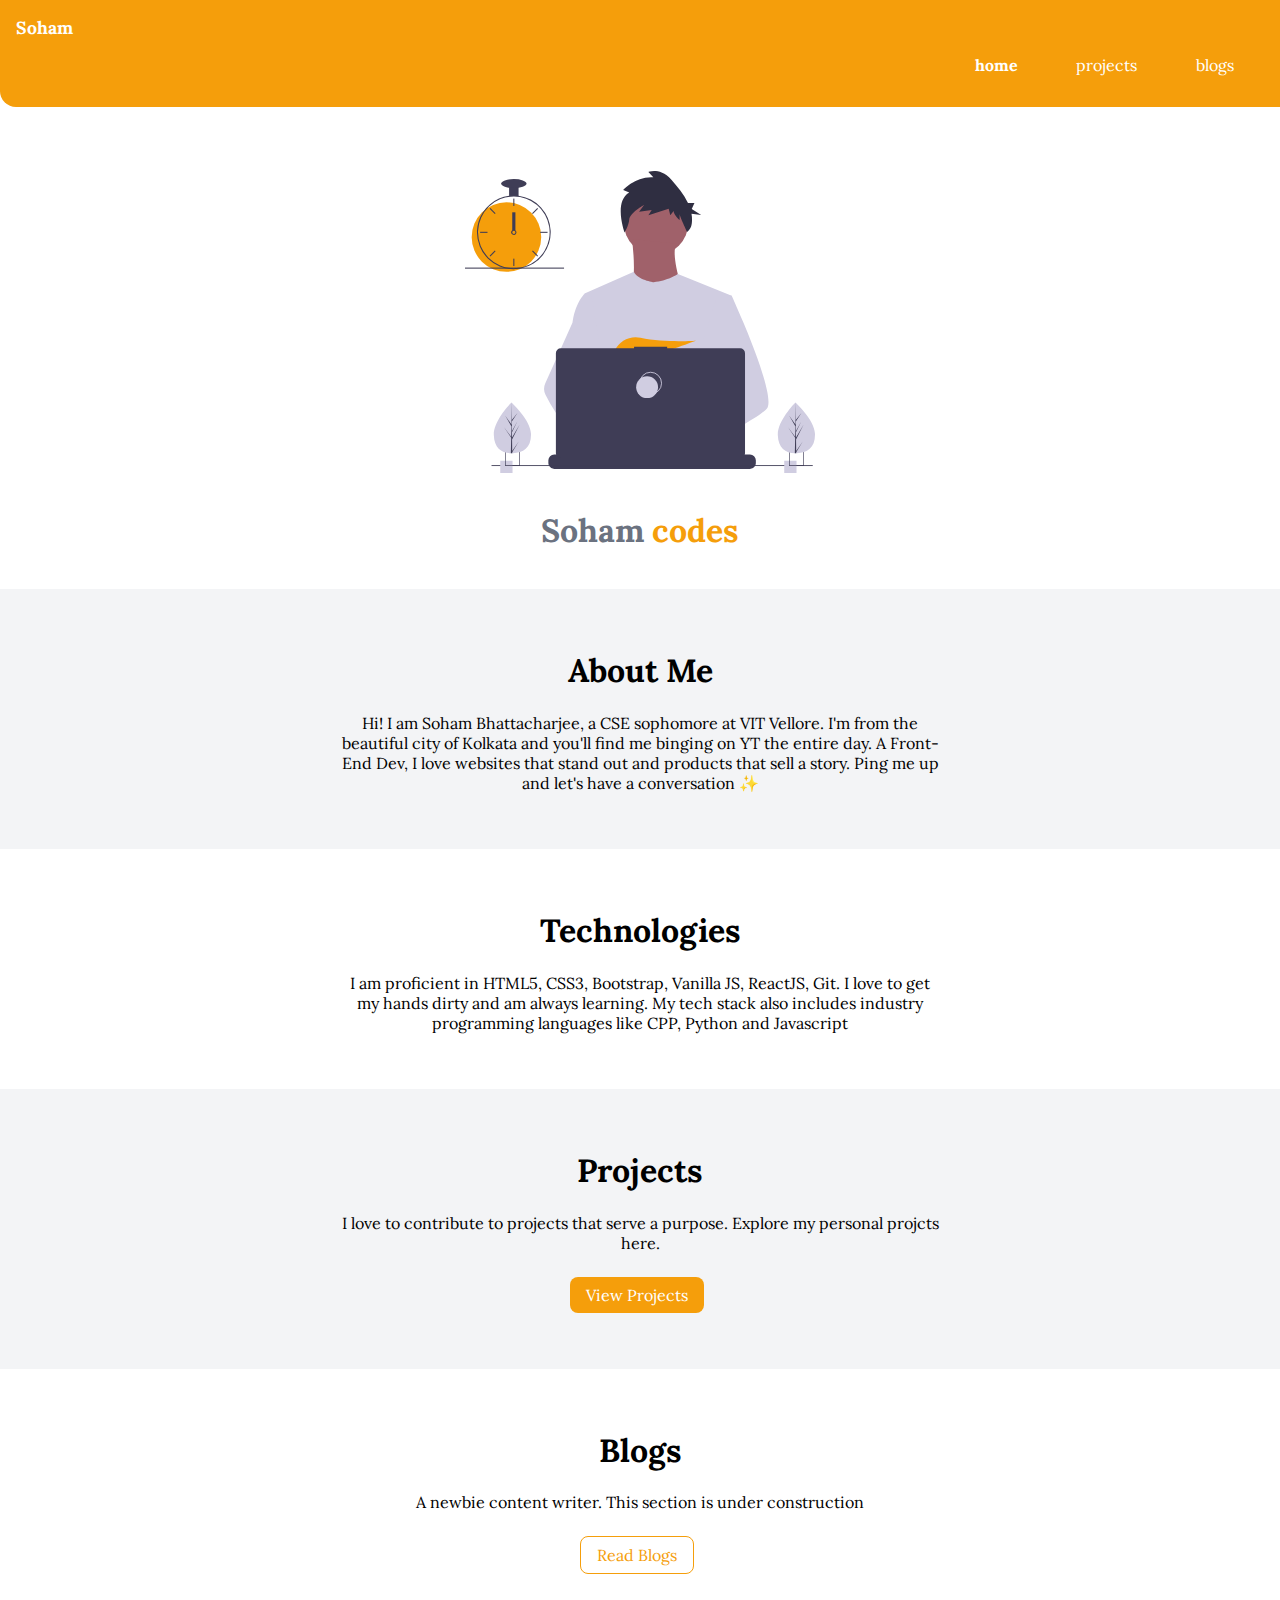
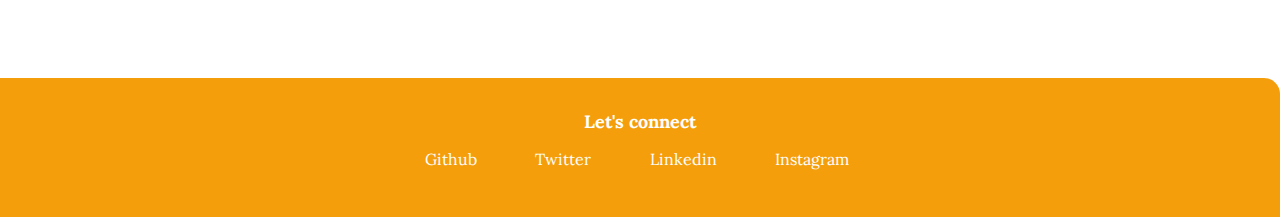
<file: index.html>
<!DOCTYPE html>
<html lang="en">

<head>
    <meta charset="UTF-8">
    <meta http-equiv="X-UA-Compatible" content="IE=edge">
    <meta name="viewport" content="width=device-width, initial-scale=1.0">
    <title>Home | Soham</title>
    <link href="styles.css" rel="stylesheet" />
</head>

<body>
    <nav class="navigation container">
        <div class="nav-brand">Soham</div>
        <ul class="list-non-bullet nav-pills">
            <li class="list-item-inline">
                <a class="link link-active" href="/">home</a>
            </li>
            <li class="list-item-inline">
                <a class="link" href="/projects.html">projects</a>
            </li>
            <li class="list-item-inline">
                <a class="link" href="/blogs.html">blogs</a>
            </li>
        </ul>
    </nav>

    <header class="hero">
        <img class="hero-img" src="images/hero-img-undraw.svg" />
        <h1 class="hero-heading">Soham <span class="heading-inverted">codes</span></h1>
    </header>

    <section class="section ow section-center">
        <div class="container container-center">
            <h1>About Me</h1>
            <p>Hi! I am Soham Bhattacharjee, a CSE sophomore at VIT Vellore. I'm from the beautiful city of Kolkata and you'll find me binging on YT the entire day. A Front-End Dev, I love websites that stand out and products that sell a story. Ping me up and let's have a conversation ✨  </p>
        </div>
    </section>

    <section class="section section-center">
        <div class="container container-center">
            <h1>Technologies</h1>
            <p>I am proficient in HTML5, CSS3, Bootstrap, Vanilla JS, ReactJS, Git. I love to get my hands dirty and am always learning. My tech stack also includes industry programming languages like CPP, Python and Javascript</p>
        </div>
    </section>

    <section class="section ow section-center">
        <div class="container container-center">
            <h1>Projects</h1>
            <p>I love to contribute to projects that serve a purpose. Explore my personal projcts here.</p>
            <a class="link link-primary" href="/projects.html">View Projects</a>
        </div>
    </section>

    <section class="section section-center">
        <div class="container container-center">
            <h1>Blogs</h1>
            <p>A newbie content writer. This section is under construction</p>
                <a class="link link-secondary" href="/blogs.html">Read Blogs</a>
        </div>
    </section>

    <footer class="footer">
        <div class="footer-header">Let's connect</div>
        <ul class="social-links list-non-bullet">
            <li class="list-item-inline"><a class="link" href="https://github.com/thunderfreak" target="_blank" rel="noopener noreferrer">Github</a></li>
            <li class="list-item-inline"><a class="link" href="https://twitter.com/thunderfreak_s" target="_blank" rel="noopener noreferrer">Twitter</a></li>
            <li class="list-item-inline"><a class="link" href="https://www.linkedin.com/in/soham-bhattacharjee-2463561b5/" target="_blank" rel="noopener noreferrer">Linkedin</a></li>
            <li class="list-item-inline"><a class="link" href="https://www.instagram.com/mast._.aadmi/" target="_blank" rel="noopener noreferrer">Instagram</a></li>
        </ul>
    </footer>


</body>

</html>
</file>
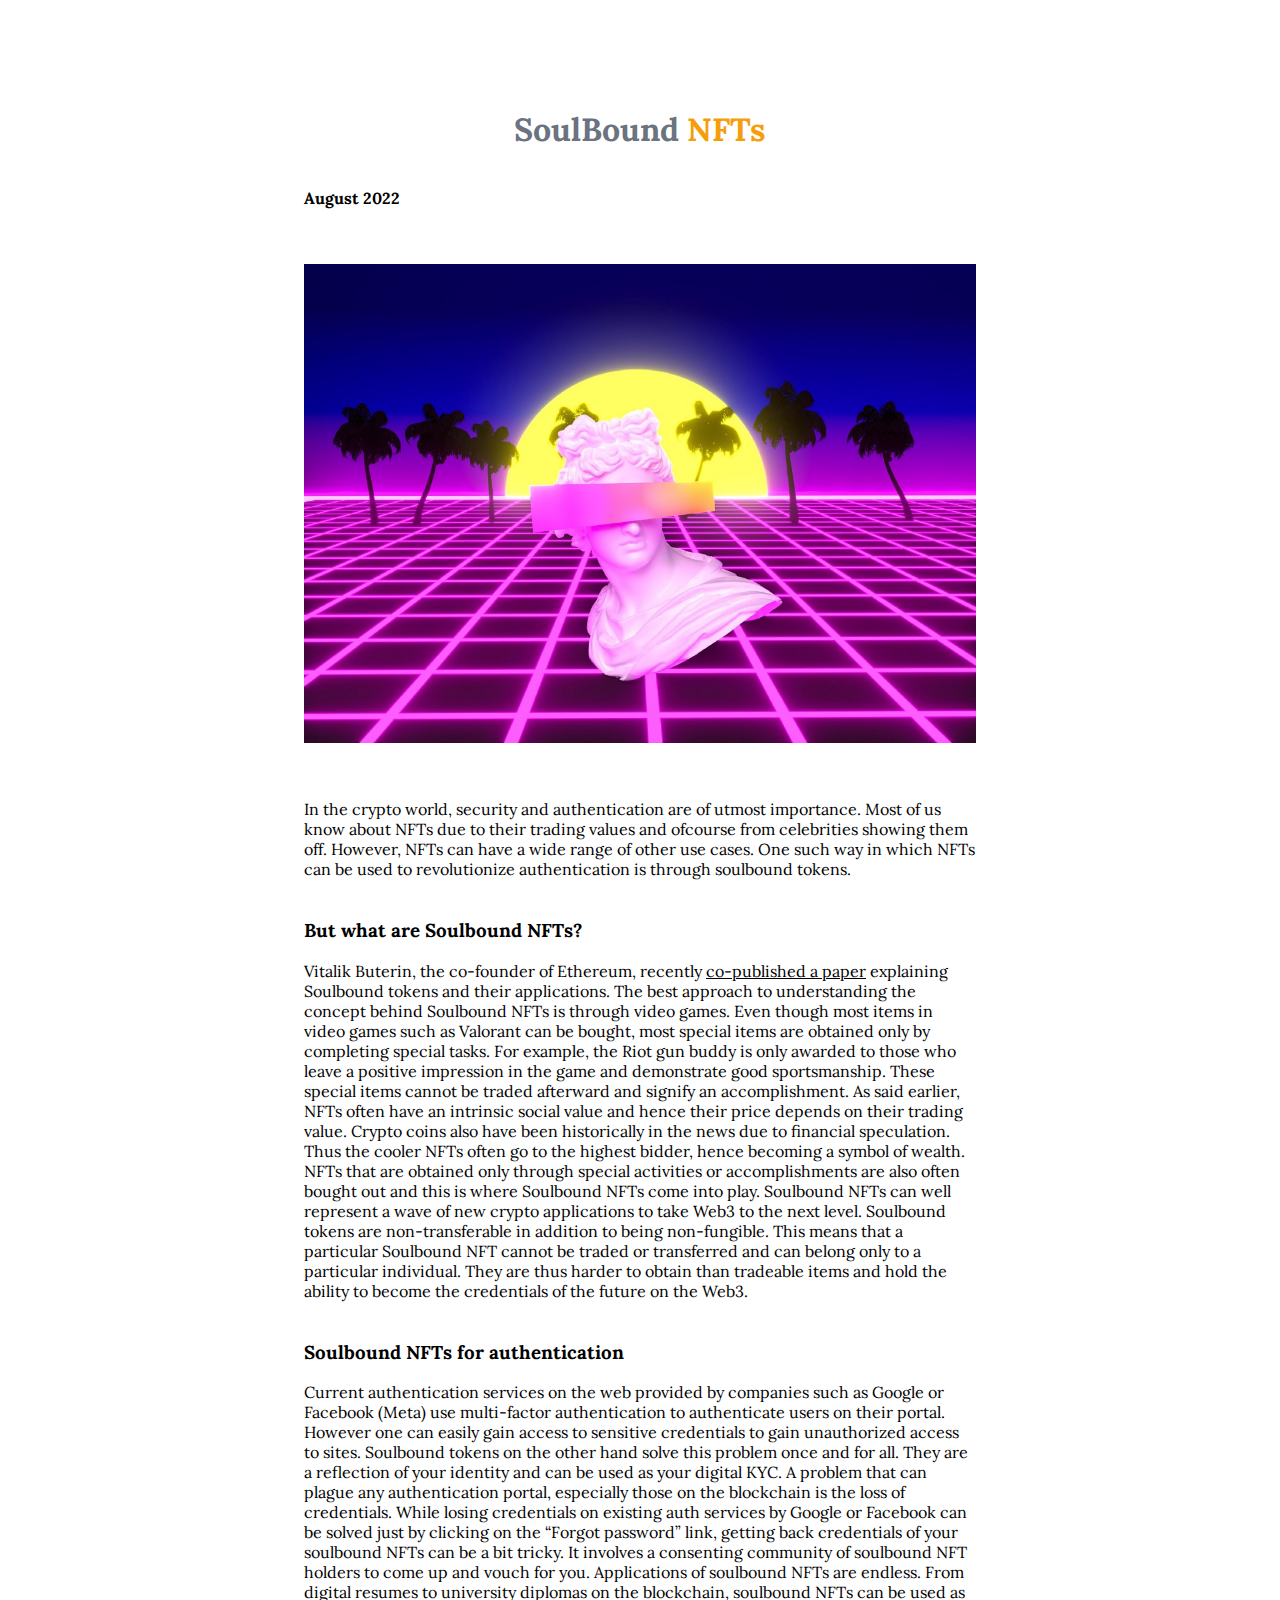
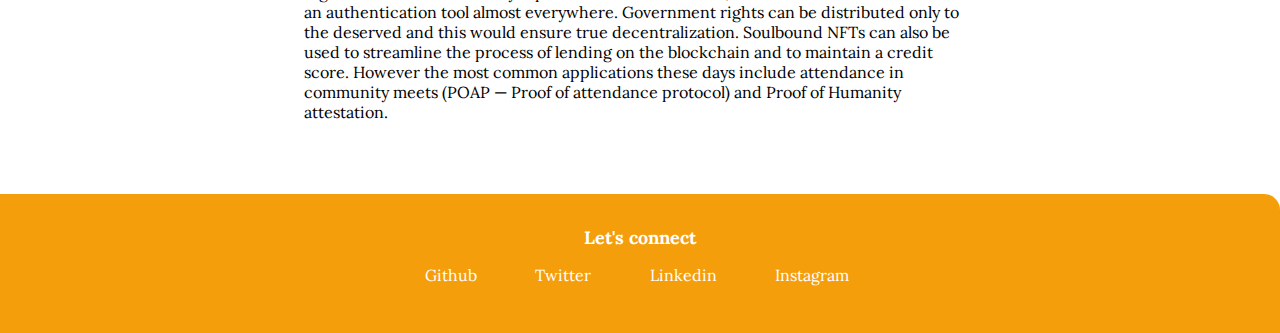
<file: blog1.html>
<!DOCTYPE html>
<html lang="en">
  <head>
    <meta charset="UTF-8" />
    <meta http-equiv="X-UA-Compatible" content="IE=edge" />
    <meta name="viewport" content="width=device-width, initial-scale=1.0" />
    <title>SoulBound NFTs</title>
    <link href="styles.css" rel="stylesheet" />
  </head>

  <body>
    <div class="container container-blog">
      <header class="hero">
        <h1 class="hero-heading">
          SoulBound
          <span class="heading-inverted"> NFTs</span>
        </h1>

        <p><strong>August 2022</strong></p>

        <img
          class="hero-img hero-blog"
          style="max-width: 700px"
          src="/images/nft.jpeg"
        />
      </header>

      <p>
        In the crypto world, security and authentication are of utmost
        importance. Most of us know about NFTs due to their trading values and
        ofcourse from celebrities showing them off. However, NFTs can have a
        wide range of other use cases. One such way in which NFTs can be used to
        revolutionize authentication is through soulbound tokens. <br><br><h3>But what are
            Soulbound NFTs?</h3> Vitalik Buterin, the co-founder of Ethereum, recently
        <a style ="font-style: none; color: black"href="https://vitalik.ca/general/2022/01/26/soulbound.html">co-published a paper</a> explaining Soulbound tokens and their applications.
        The best approach to understanding the concept behind Soulbound NFTs is
        through video games. Even though most items in video games such as
        Valorant can be bought, most special items are obtained only by
        completing special tasks. For example, the Riot gun buddy is only
        awarded to those who leave a positive impression in the game and
        demonstrate good sportsmanship. These special items cannot be traded
        afterward and signify an accomplishment. As said earlier, NFTs often
        have an intrinsic social value and hence their price depends on their
        trading value. Crypto coins also have been historically in the news due
        to financial speculation. Thus the cooler NFTs often go to the highest
        bidder, hence becoming a symbol of wealth. NFTs that are obtained only
        through special activities or accomplishments are also often bought out
        and this is where Soulbound NFTs come into play. Soulbound NFTs can well
        represent a wave of new crypto applications to take Web3 to the next
        level. Soulbound tokens are non-transferable in addition to being
        non-fungible. This means that a particular Soulbound NFT cannot be
        traded or transferred and can belong only to a particular individual.
        They are thus harder to obtain than tradeable items and hold the ability
        to become the credentials of the future on the Web3. <br><br> <h3>Soulbound NFTs for
            authentication</h3>  Current authentication services on the web provided by
        companies such as Google or Facebook (Meta) use multi-factor
        authentication to authenticate users on their portal. However one can
        easily gain access to sensitive credentials to gain unauthorized access
        to sites. Soulbound tokens on the other hand solve this problem once and
        for all. They are a reflection of your identity and can be used as your
        digital KYC. A problem that can plague any authentication portal,
        especially those on the blockchain is the loss of credentials. While
        losing credentials on existing auth services by Google or Facebook can
        be solved just by clicking on the “Forgot password” link, getting back
        credentials of your soulbound NFTs can be a bit tricky. It involves a
        consenting community of soulbound NFT holders to come up and vouch for
        you. Applications of soulbound NFTs are endless. From digital resumes to
        university diplomas on the blockchain, soulbound NFTs can be used as an
        authentication tool almost everywhere. Government rights can be
        distributed only to the deserved and this would ensure true
        decentralization. Soulbound NFTs can also be used to streamline the
        process of lending on the blockchain and to maintain a credit score.
        However the most common applications these days include attendance in
        community meets (POAP — Proof of attendance protocol) and Proof of
        Humanity attestation.
      </p>
    </div>

    <footer class="footer">
      <div class="footer-header">Let's connect</div>
      <ul class="social-links list-non-bullet">
        <li class="list-item-inline">
          <a
            class="link"
            href="https://github.com/thunderfreak"
            target="_blank"
            rel="noopener noreferrer"
            >Github</a
          >
        </li>
        <li class="list-item-inline">
          <a
            class="link"
            href="https://twitter.com/thunderfreak_s"
            target="_blank"
            rel="noopener noreferrer"
            >Twitter</a
          >
        </li>
        <li class="list-item-inline">
          <a
            class="link"
            href="https://www.linkedin.com/in/soham-bhattacharjee-2463561b5/"
            target="_blank"
            rel="noopener noreferrer"
            >Linkedin</a
          >
        </li>
        <li class="list-item-inline">
          <a
            class="link"
            href="https://www.instagram.com/mast._.aadmi/"
            target="_blank"
            rel="noopener noreferrer"
            >Instagram</a
          >
        </li>
      </ul>
    </footer>
  </body>
</html>
</file>
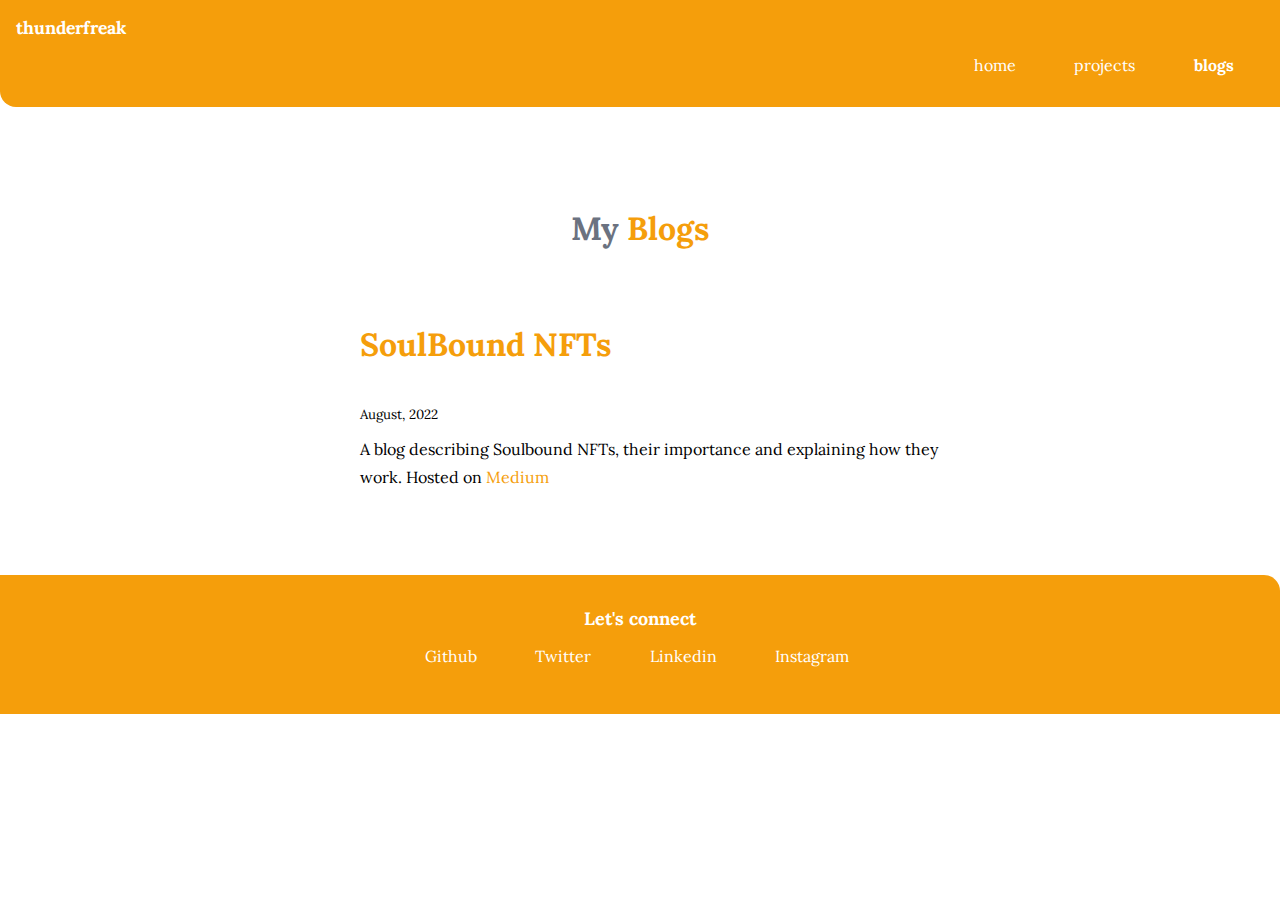
<file: blogs.html>
<!DOCTYPE html>
<html lang="en">

<head>
    <meta charset="UTF-8">
    <meta http-equiv="X-UA-Compatible" content="IE=edge">
    <meta name="viewport" content="width=device-width, initial-scale=1.0">
    <title>Blogs | thunderfreak</title>
    <link href="styles.css" rel="stylesheet"/>
</head>

<body>

    <nav class="navigation container">
        <div class="nav-brand">thunderfreak</div>
        <ul class="list-non-bullet nav-pills">
            <li class="list-item-inline">
                <a class="link" href="/">home</a>
            </li>
            <li class="list-item-inline">
                <a class="link" href="/projects.html">projects</a>
            </li>
            <li class="list-item-inline">
                <a class="link  link-active" href="/blogs.html">blogs</a>
            </li>
        </ul>
    </nav>

    <header class="hero">
        <h1 class="hero-heading">My
            <span class="heading-inverted">Blogs</span></h1>
    </header>

    <ul class="list-non-bullet">
        <li>
            <div class="container container-center">
                <h1><a class="link link-blog" target ="_blank" href="/blog1.html">SoulBound NFTs</a></h1>
                <small>August, 2022</small>
                <p>A blog describing Soulbound NFTs, their importance and explaining how they work. Hosted on <a href="https://medium.com/@thunderfreak/soulbound-nfts-and-how-they-work-fba91dea2c45" class="link link-blog" target ="_blank">Medium</a>
                </p>
            </div>
        </li>
    </ul>

    <!-- <ul class="list-non-bullet">
        <li>
            <div class="container container-center">
                <h1>Blog 2</h1>
                <small>November,2020</small>
                <p>Lorem ipsum, dolor sit amet consectetur adipisicing elit. Officiis maxime autem veritatis voluptatem ullam ratione, exercitationem commodi corrupti vero quia aut suscipit aperiam eum. Recusandae quaerat perferendis sunt quia explicabo!
                </p>
            </div>

        </li>
    </ul> -->

    <footer class="footer">
        <div class="footer-header">Let's connect</div>
        <ul class="social-links list-non-bullet">
            <li class="list-item-inline"><a class="link" href="https://github.com/thunderfreak" target="_blank" rel="noopener noreferrer">Github</a></li>
            <li class="list-item-inline"><a class="link" href="https://twitter.com/thunderfreak_s" target="_blank" rel="noopener noreferrer">Twitter</a></li>
            <li class="list-item-inline"><a class="link" href="https://www.linkedin.com/in/soham-bhattacharjee-2463561b5/" target="_blank" rel="noopener noreferrer">Linkedin</a></li>
            <li class="list-item-inline"><a class="link" href="https://www.instagram.com/mast._.aadmi/" target="_blank" rel="noopener noreferrer">Instagram</a></li>
        </ul>
    </footer>

</body>

</html>
</file>
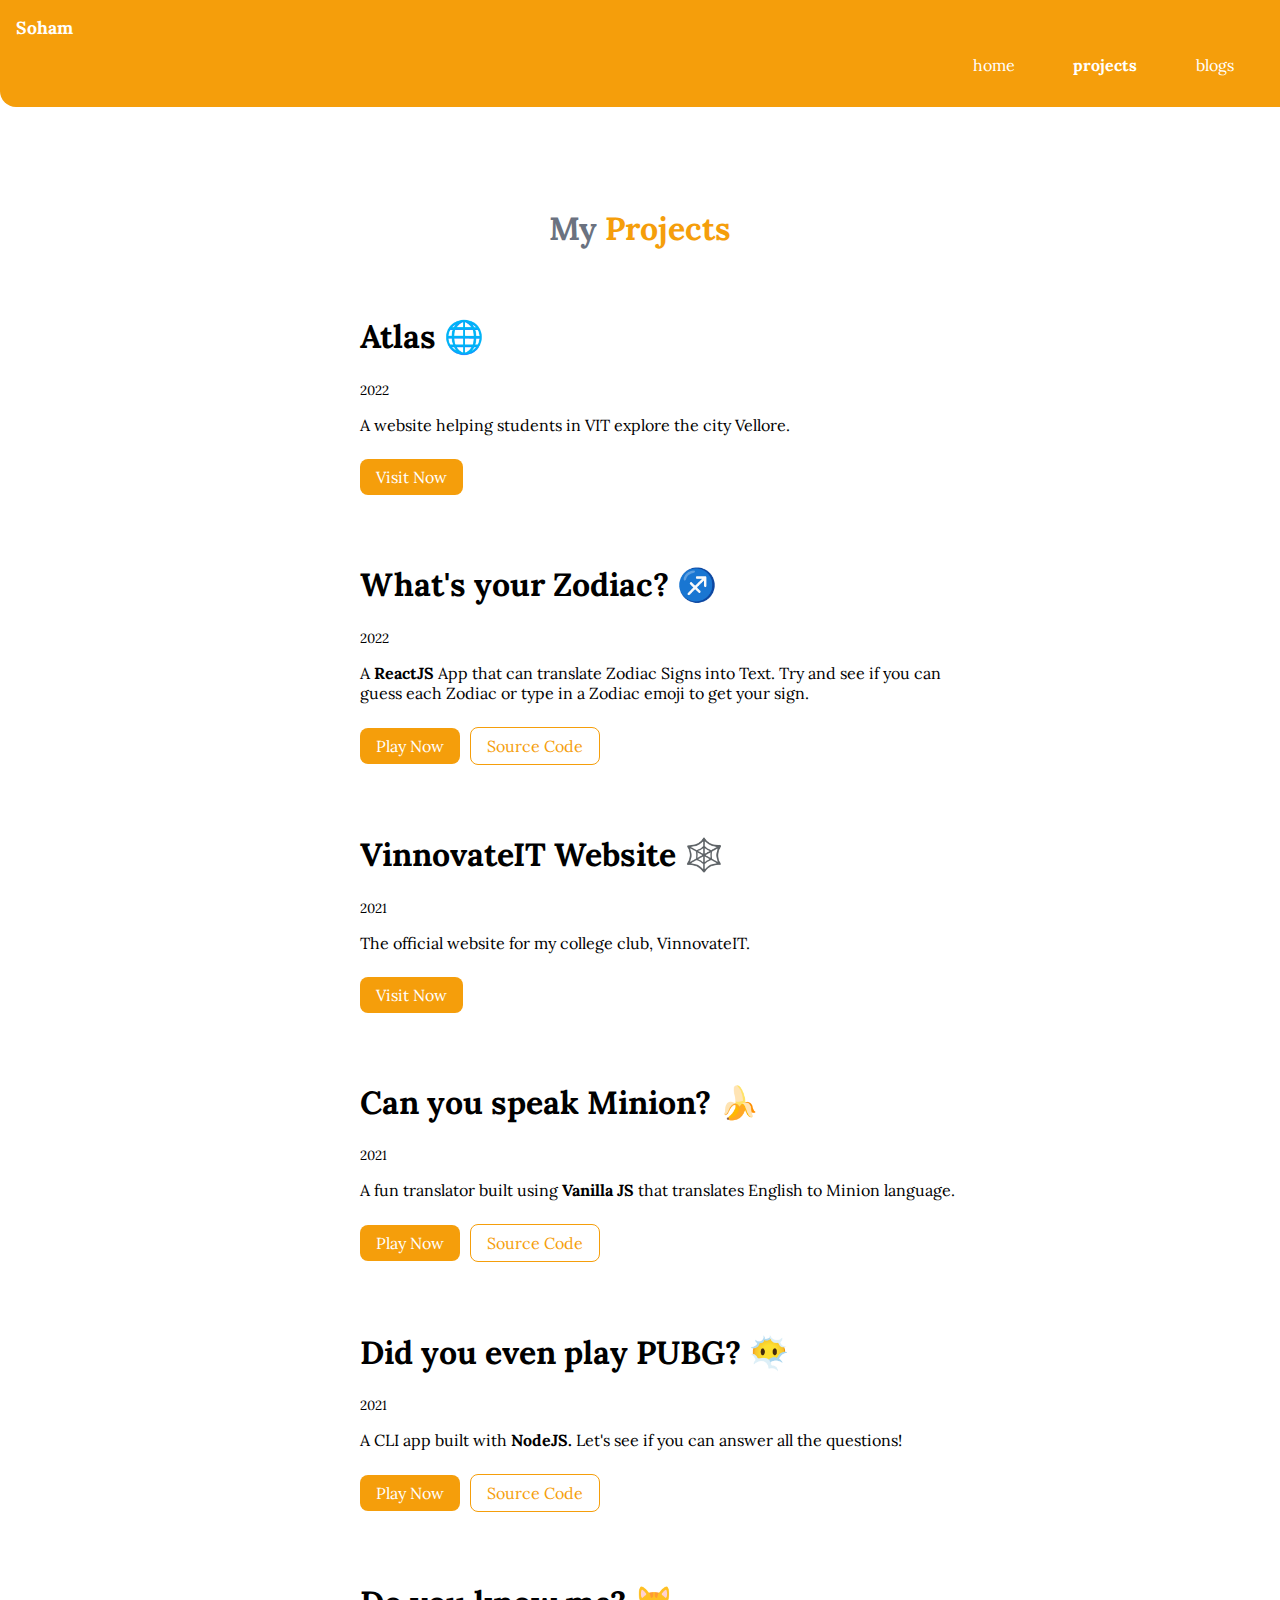
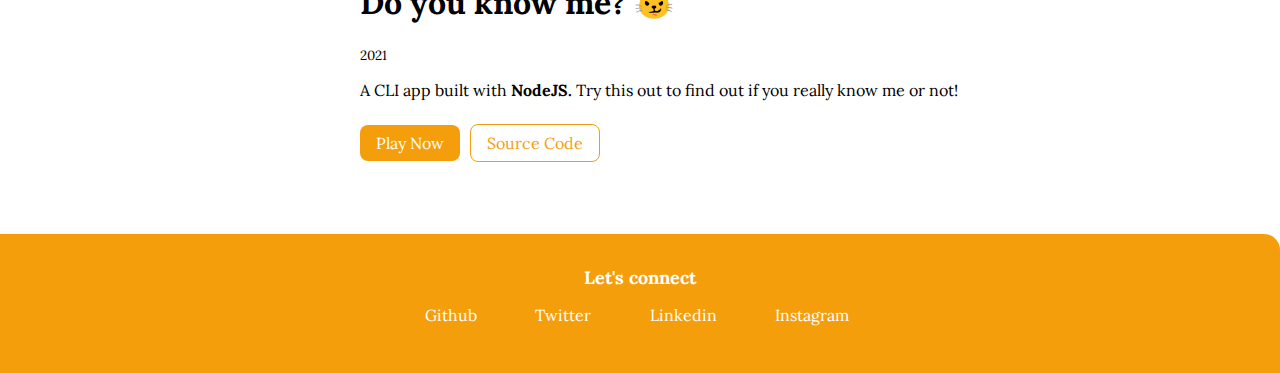
<file: projects.html>
<!DOCTYPE html>
<html lang="en">

<head>
    <meta charset="UTF-8">
    <meta http-equiv="X-UA-Compatible" content="IE=edge">
    <meta name="viewport" content="width=device-width, initial-scale=1.0">
    <title>Projects | Soham</title>
    <link href="styles.css" rel="stylesheet" />
</head>

<body>


    <nav class="navigation container">
        <div class="nav-brand">Soham</div>
        <ul class="list-non-bullet nav-pills">
            <li class="list-item-inline">
                <a class="link" href="/">home</a>
            </li>
            <li class="list-item-inline">
                <a class="link link-active" href="/projects.html">projects</a>
            </li>
            <li class="list-item-inline">
                <a class="link" href="/blogs.html">blogs</a>
            </li>
        </ul>
    </nav>

    <header class="hero">
        <h1 class="hero-heading">My
            <span class="heading-inverted">Projects</span>
        </h1>
    </header>
    <ul class="list-non-bullet">
        <li>
            <div class="container container-center">
                <h1>Atlas 🌐</h1>
                <small>2022</small>
                <p>A website helping students in VIT explore the city Vellore. 
                </p>

                <a class="link link-primary" href="https://atlas.vinnovateit.com/" target="_blank" rel="noopener noreferrer">Visit Now</a>
                <!-- <a class="link link-secondary" href="https://github.com/thunderfreak/zodiac-interpret" target="_blank" rel="noopener noreferrer">Source Code</a> -->
            </div>
        </li>
    </ul>
    <ul class="list-non-bullet">
        <li>
            <div class="container container-center">
                <h1>What's your Zodiac? ♐</h1>
                <small>2022</small>
                <p>A <strong>ReactJS</strong> App that can translate Zodiac Signs into Text. Try and see if you can guess each Zodiac or type in a Zodiac emoji to get your sign.
                </p>

                <a class="link link-primary" href="https://1pg0lw.csb.app/" target="_blank" rel="noopener noreferrer">Play Now</a>
                <a class="link link-secondary" href="https://github.com/thunderfreak/zodiac-interpret" target="_blank" rel="noopener noreferrer">Source Code</a>
            </div>
        </li>
    </ul>
    <ul class="list-non-bullet">
        <li>
            <div class="container container-center">
                <h1>VinnovateIT Website 🕸️</h1>
                <small>2021</small>
                <p>The official website for my college club, VinnovateIT. 
                </p>

                <a class="link link-primary" href="http://vinnovateit.com" target="_blank" rel="noopener noreferrer">Visit Now</a>
                <!-- <a class="link link-secondary" href="https://github.com/thunderfreak/zodiac-interpret" target="_blank" rel="noopener noreferrer">Source Code</a> -->
            </div>
        </li>
    </ul>
    <ul class="list-non-bullet">
        <li>
            <div class="container container-center">
                <h1>Can you speak Minion? 🍌</h1>
                <small>2021</small>
                <p>A fun translator built using <strong>Vanilla JS</strong> that translates English to Minion language.
                </p>

                <a class="link link-primary" href="https://speakminionlanguage.netlify.app/" target="_blank" rel="noopener noreferrer">Play Now</a>
                <a class="link link-secondary" href="https://github.com/thunderfreak/banana-speak" target="_blank" rel="noopener noreferrer">Source Code</a>
            </div>
        </li>
    </ul>
    <ul class="list-non-bullet">
        <li>
            <div class="container container-center">
                <h1>Did you even play PUBG? 😶‍🌫️</h1>
                <small>2021</small>
                <p>A CLI app built with <strong>NodeJS.</strong> Let's see if you can answer all the questions!
                </p>

                <a class="link link-primary" href="https://repl.it/@thunderfreak/PUBG-Quiz?embed=1&output=1" target="_blank" rel="noopener noreferrer">Play Now</a>
                <a class="link link-secondary" href="https://github.com/thunderfreak/PUBG-Quiz" target="_blank" rel="noopener noreferrer">Source Code</a>
            </div>
        </li>
    </ul>

    <ul class="list-non-bullet">
        <li>
            <div class="container container-center">
                <h1>Do you know me? 😼</h1>
                <small>2021</small>
                <p>A CLI app built with <strong>NodeJS.</strong> Try this out to find out if you really know me or not!
                </p>

                <a class="link link-primary" href="https://replit.com/@thunderfreak/Do-you-know-me?embed=1&output=1" target="_blank" rel="noopener noreferrer">Play Now</a>
                <a class="link link-secondary" href="https://github.com/thunderfreak/-Do-you-know-me-" target="_blank" rel="noopener noreferrer">Source Code</a>
            </div>

        </li>
    </ul>

    <footer class="footer">
        <div class="footer-header">Let's connect</div>
        <ul class="social-links list-non-bullet">
            <li class="list-item-inline"><a class="link" href="https://github.com/thunderfreak" target="_blank" rel="noopener noreferrer">Github</a></li>
            <li class="list-item-inline"><a class="link" href="https://twitter.com/thunderfreak_s" target="_blank" rel="noopener noreferrer">Twitter</a></li>
            <li class="list-item-inline"><a class="link" href="https://www.linkedin.com/in/soham-bhattacharjee-2463561b5/" target="_blank" rel="noopener noreferrer">Linkedin</a></li>
            <li class="list-item-inline"><a class="link" href="https://www.instagram.com/mast._.aadmi/" target="_blank" rel="noopener noreferrer">Instagram</a></li>
        </ul>
    </footer>


</body>

</html>
</file>
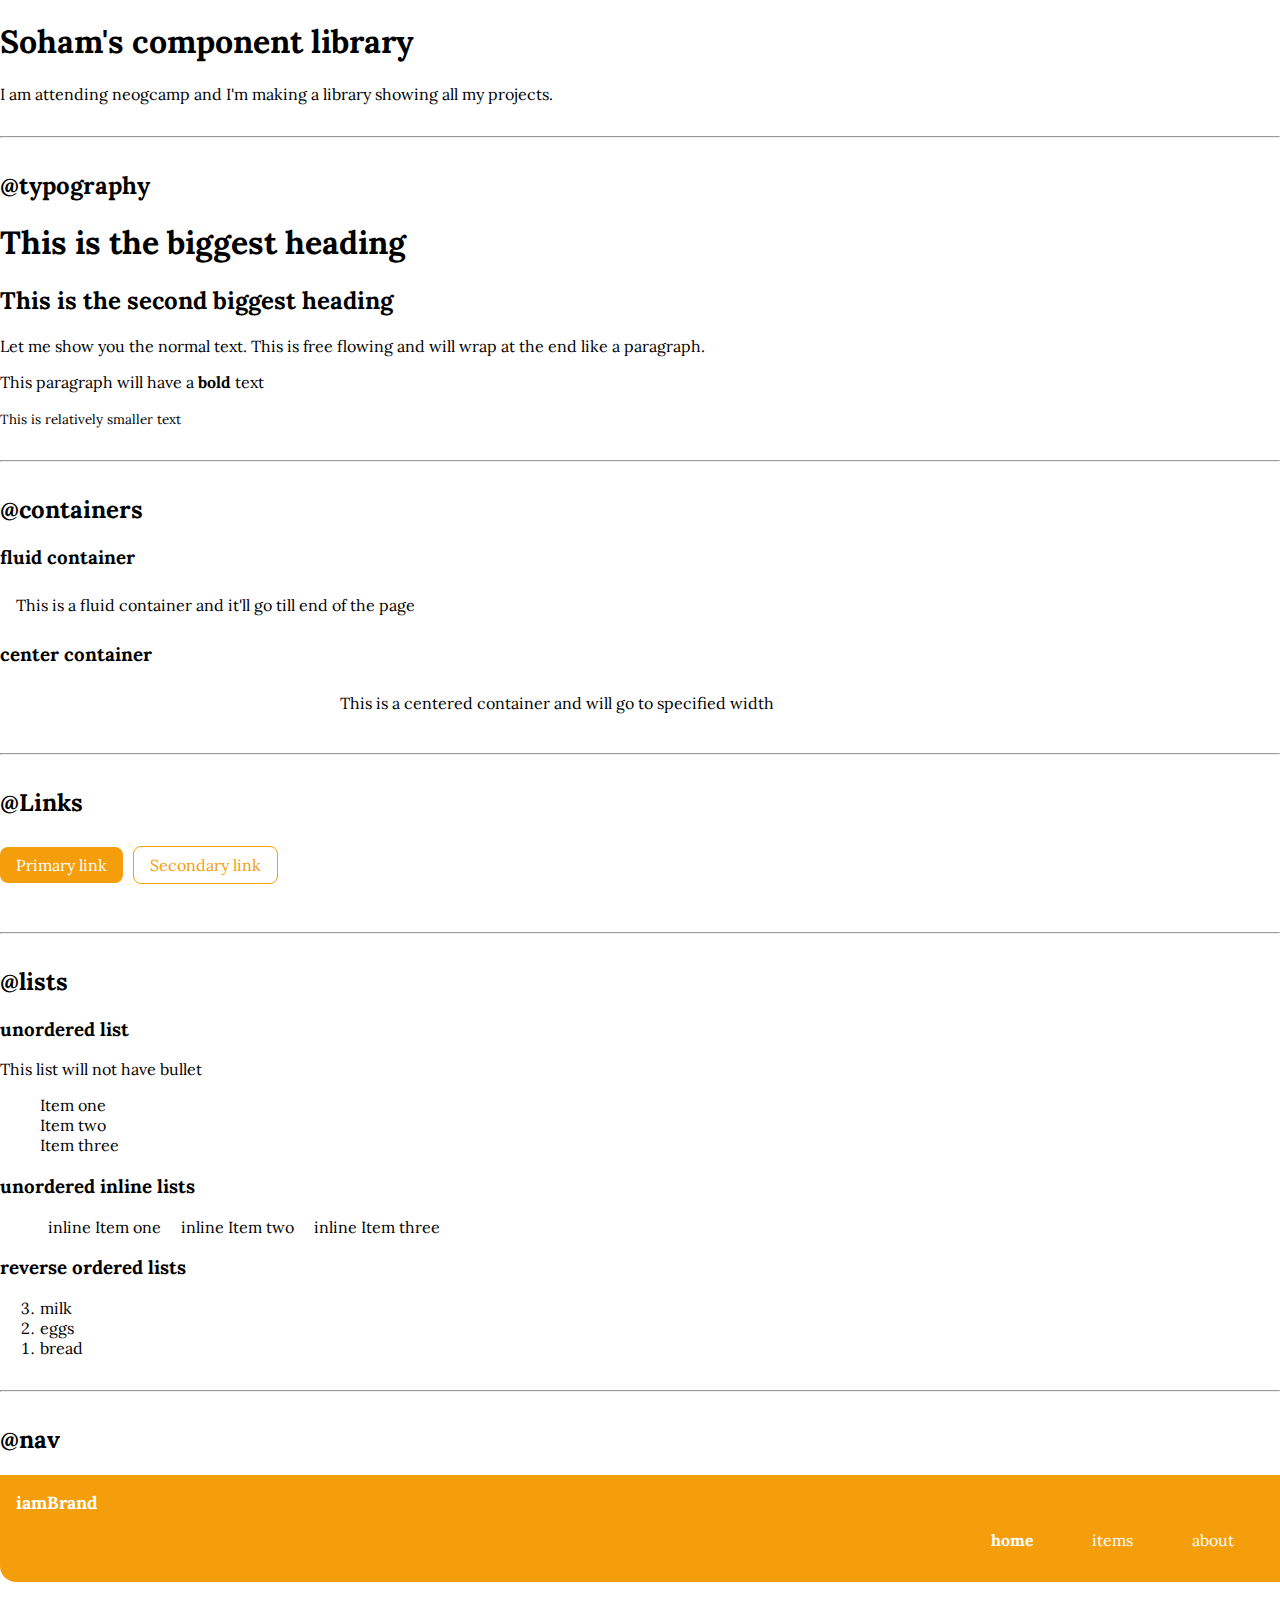
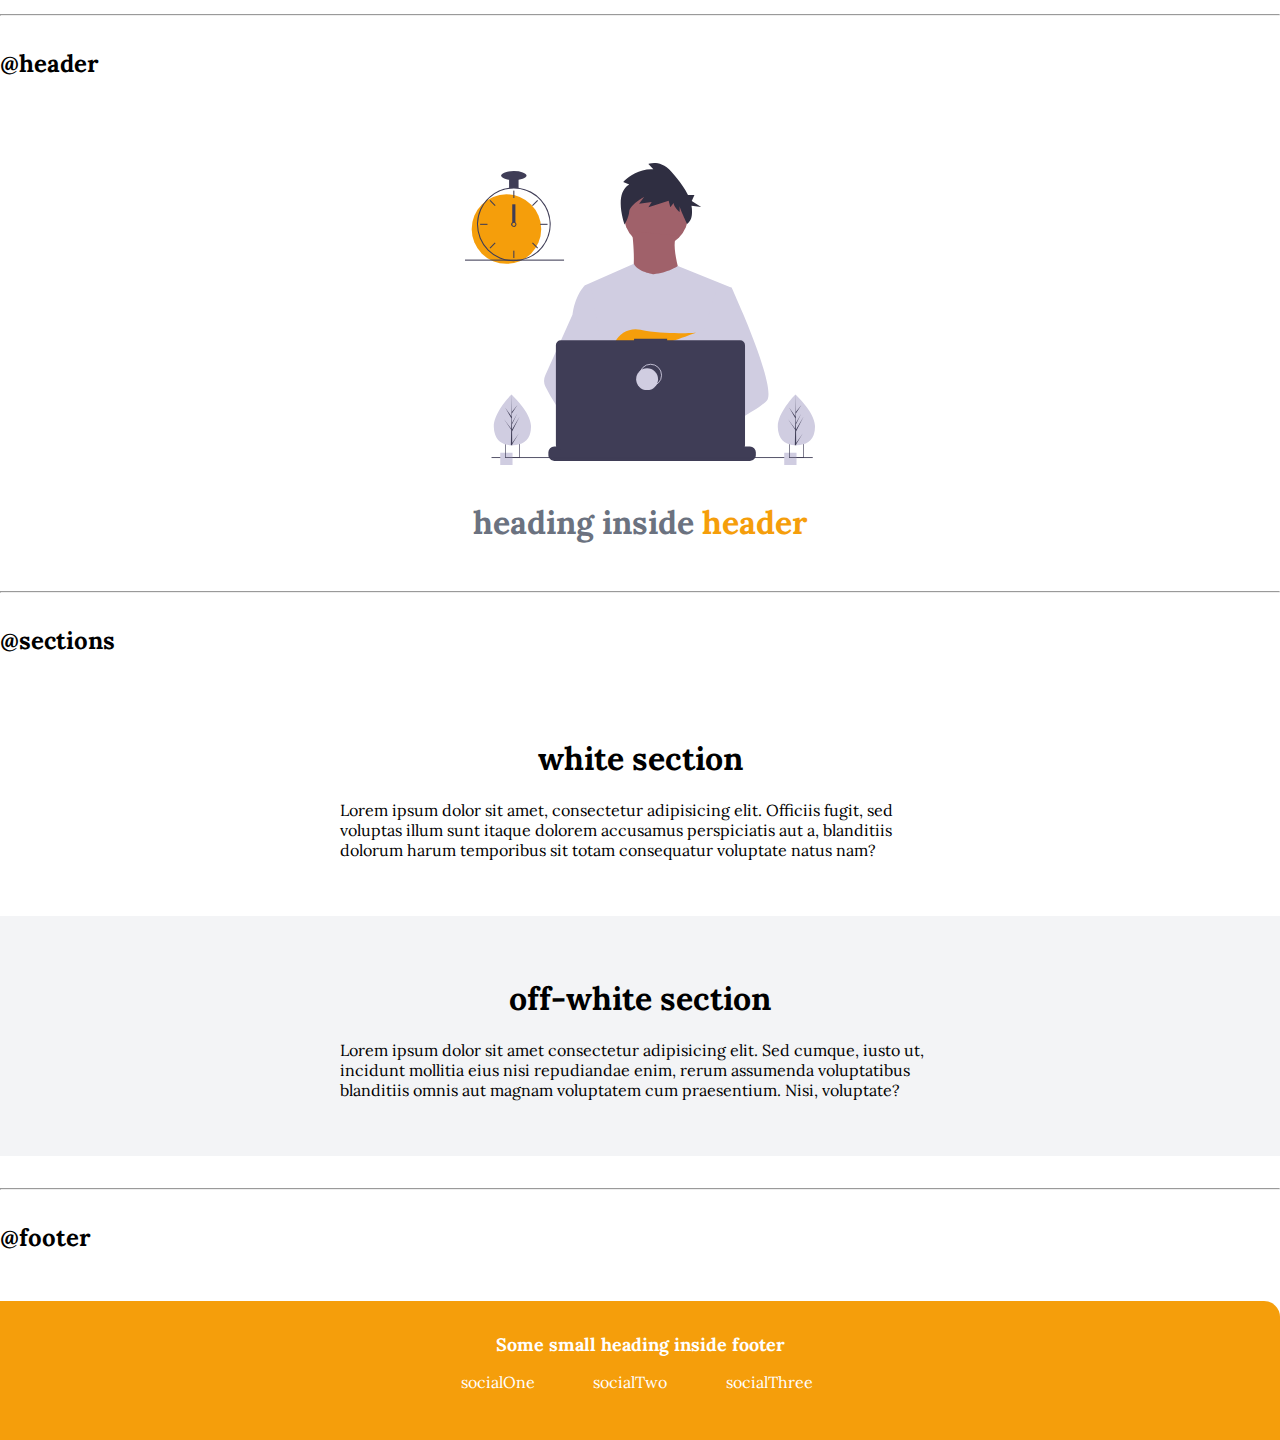
<file: lib/components.html>
<!DOCTYPE html>
<html lang="en">

<head>
    <meta charset="UTF-8">
    <meta name="viewport" content="width=device-width, initial-scale=1.0">
    <title>My Portfolio</title>
    <link href="/styles.css" rel="stylesheet" />
</head>

<body>
    <h1>Soham's component library</h1>

    <p>I am attending neogcamp and I'm making a library showing all my projects.</p>

    <hr>

    <h2>@typography</h2>

    <h1>This is the biggest heading</h1>
    <h2>This is the second biggest heading</h2>
    <p> Let me show you the normal text. This is free flowing and will wrap at the end like a paragraph. </p>
    <p>This paragraph will have a <strong>bold </strong>text</p>
    <small>This is relatively smaller text</small>

    <hr>

    <h2>@containers</h2>

    <h3>fluid container</h3>
    <div class="container">This is a fluid container and it'll go till end of the page</div>

    <h3>center container</h3>
    <div class="container container-center">This is a centered container and will go to specified width</div>

    <hr>

    <h2>@Links</h2>

    <a class="link link-primary" href="/">Primary link</a>
    <a class="link link-secondary" href="/">Secondary link</a>

    <hr>

    <h2>@lists</h2>

    <h3>unordered list</h3>
    <p>This list will not have bullet</p>

    <ul class="list-non-bullet">
        <li>Item one</li>
        <li>Item two</li>
        <li>Item three</li>
    </ul>

    <h3>unordered inline lists</h3>

    <ul class="list-non-bullet">
        <li class="list-item-inline"> inline Item one</li>
        <li class="list-item-inline"> inline Item two</li>
        <li class="list-item-inline"> inline Item three</li>
    </ul>

    <h3>reverse ordered lists</h3>

    <ol reversed>
        <li> milk</li>
        <li> eggs</li>
        <li> bread</li>
    </ol>

    <hr>
    <h2>@nav</h2>

    <nav class="navigation container">
        <div class="nav-brand">iamBrand</div>
        <ul class="list-non-bullet nav-pills">
            <li class="list-item-inline">
                <a class="link link-active" href="/">home</a>
            </li>
            <li class="list-item-inline">
                <a class="link" href="/">items</a>
            </li>
            <li class="list-item-inline">
                <a class="link" href="/">about</a>
            </li>
        </ul>
    </nav>
    <hr>

    <h2>@header</h2>

    <header class="hero">
        <img class="hero-img" src="/images/hero-img-undraw.svg" />
        <h1 class="hero-heading">heading inside 
            <span class="heading-inverted">header</span>
        </h1>
    </header>

    <hr>

    <h2>@sections</h2>

    <section class="section">
        <div class="container container-center">
            <h1>white section</h1>
            <p>Lorem ipsum dolor sit amet, consectetur adipisicing elit. Officiis fugit, sed voluptas illum sunt itaque
                dolorem accusamus perspiciatis aut a, blanditiis dolorum harum temporibus sit totam consequatur
                voluptate natus nam?</p>
        </div>
    </section>

    <section class="section ow">
        <div class="container container-center">
            <h1>off-white section</h1>
            <p>Lorem ipsum dolor sit amet consectetur adipisicing elit. Sed cumque, iusto ut, incidunt mollitia eius
                nisi repudiandae enim, rerum assumenda voluptatibus blanditiis omnis aut magnam voluptatem cum
                praesentium. Nisi, voluptate?</p>
        </div>
    </section>

    <hr>
    <h2>@footer</h2>

    <footer class="footer">
        <div class="footer-header">Some small heading inside footer</div>
        <ul class="social-links list-non-bullet">
            <li class="list-item-inline"><a class="link" href="/">socialOne</a></li>
            <li class="list-item-inline"><a class="link" href="/">socialTwo</a></li>
            <li class="list-item-inline"><a class="link" href="/">socialThree</a></li>
        </ul>
    </footer>

</body>

</html>
</file>
<file: styles.css>
@import url('https://fonts.googleapis.com/css2?family=Lora:wght@400;700&display=swap');

:root {
    --primary-color: #F59E0B;
    --off-white: #F3F4F6;
    --dark-gray: #6B7280;
}

body {
    font-family: 'Lora', serif;
    margin:0px;
}

hr {
    margin: 2rem 0rem
}

/* spaces */
.pad-sm{
    padding:0.5rem 0rem;
}

/* container  */
.container {
    padding: 0.5rem 1rem;
}

.container-center {
    max-width: 600px;
    margin: auto;
}

.container-blog
{
    max-width: 42rem;
    margin-left: auto;
    margin-right: auto;
}

/* links */
.link {
    text-decoration: none;
    padding: 0.5rem 1rem;
    margin: 0.5rem 0.4rem 1rem 0rem;
    display: inline-block;
}

.link-primary {
    background-color: var(--primary-color);
    border-radius: 0.5rem;
    color: white;
}

.link-secondary {
    color: var(--primary-color);
    border-radius: 0.5rem;
    border: 1px solid var(--primary-color);
}

.link-blog {
    padding:0rem;
    color: var(--primary-color);
}


/* lists */

.list-non-bullet {
    list-style: none;
}

.list-item-inline {
    display: inline;
    padding: 0rem 0.5rem;
}


/* navigation */

.navigation {
    background-color: var(--primary-color);
    color: white;
    padding: 1rem;
    border-bottom-left-radius: 1rem;
}

.navigation .nav-brand {
    font-weight: bold;
    font-size: 1.1rem;
}

.navigation .nav-pills {
    text-align: right;
}

.navigation .link {
    color: white;
    display:inline;
}

.navigation .link-active {
    font-weight: bold;
}


/* header */

.hero {
    padding-top: 4rem;
}

.hero .hero-img {
    max-width: 350px;
    display: block;
    margin: auto;
    width: 100%;
}

.hero .hero-heading {
    color: var(--dark-gray);
    padding: 1rem;
    text-align: center;
}

.hero .hero-heading .heading-inverted {
    color: var(--primary-color);
}

.hero-blog {
    padding: 2.5rem 0rem;
}


/** sections **/

.section {
    padding: 2rem;
}

.section h1 {
    text-align: center;
}

.ow {
    background-color: var(--off-white);
}

.section-center {
    text-align: center;
}

/** footer **/

.footer {
    background-color: var(--primary-color);
    text-align: center;
    padding: 2rem 1rem;
    margin-top: 3rem;
    color: white;
    border-top-right-radius: 1rem;
}

.footer .footer-header {
    font-weight: bold;
    font-size: large;
}

.footer .link {
    color: white;
    display:inline;
}

.footer ul {
    padding-inline-start: 0px;
}

@media  screen and (max-width:500px) {
    nav .link {
        padding: 0;
    }
}
</file>
